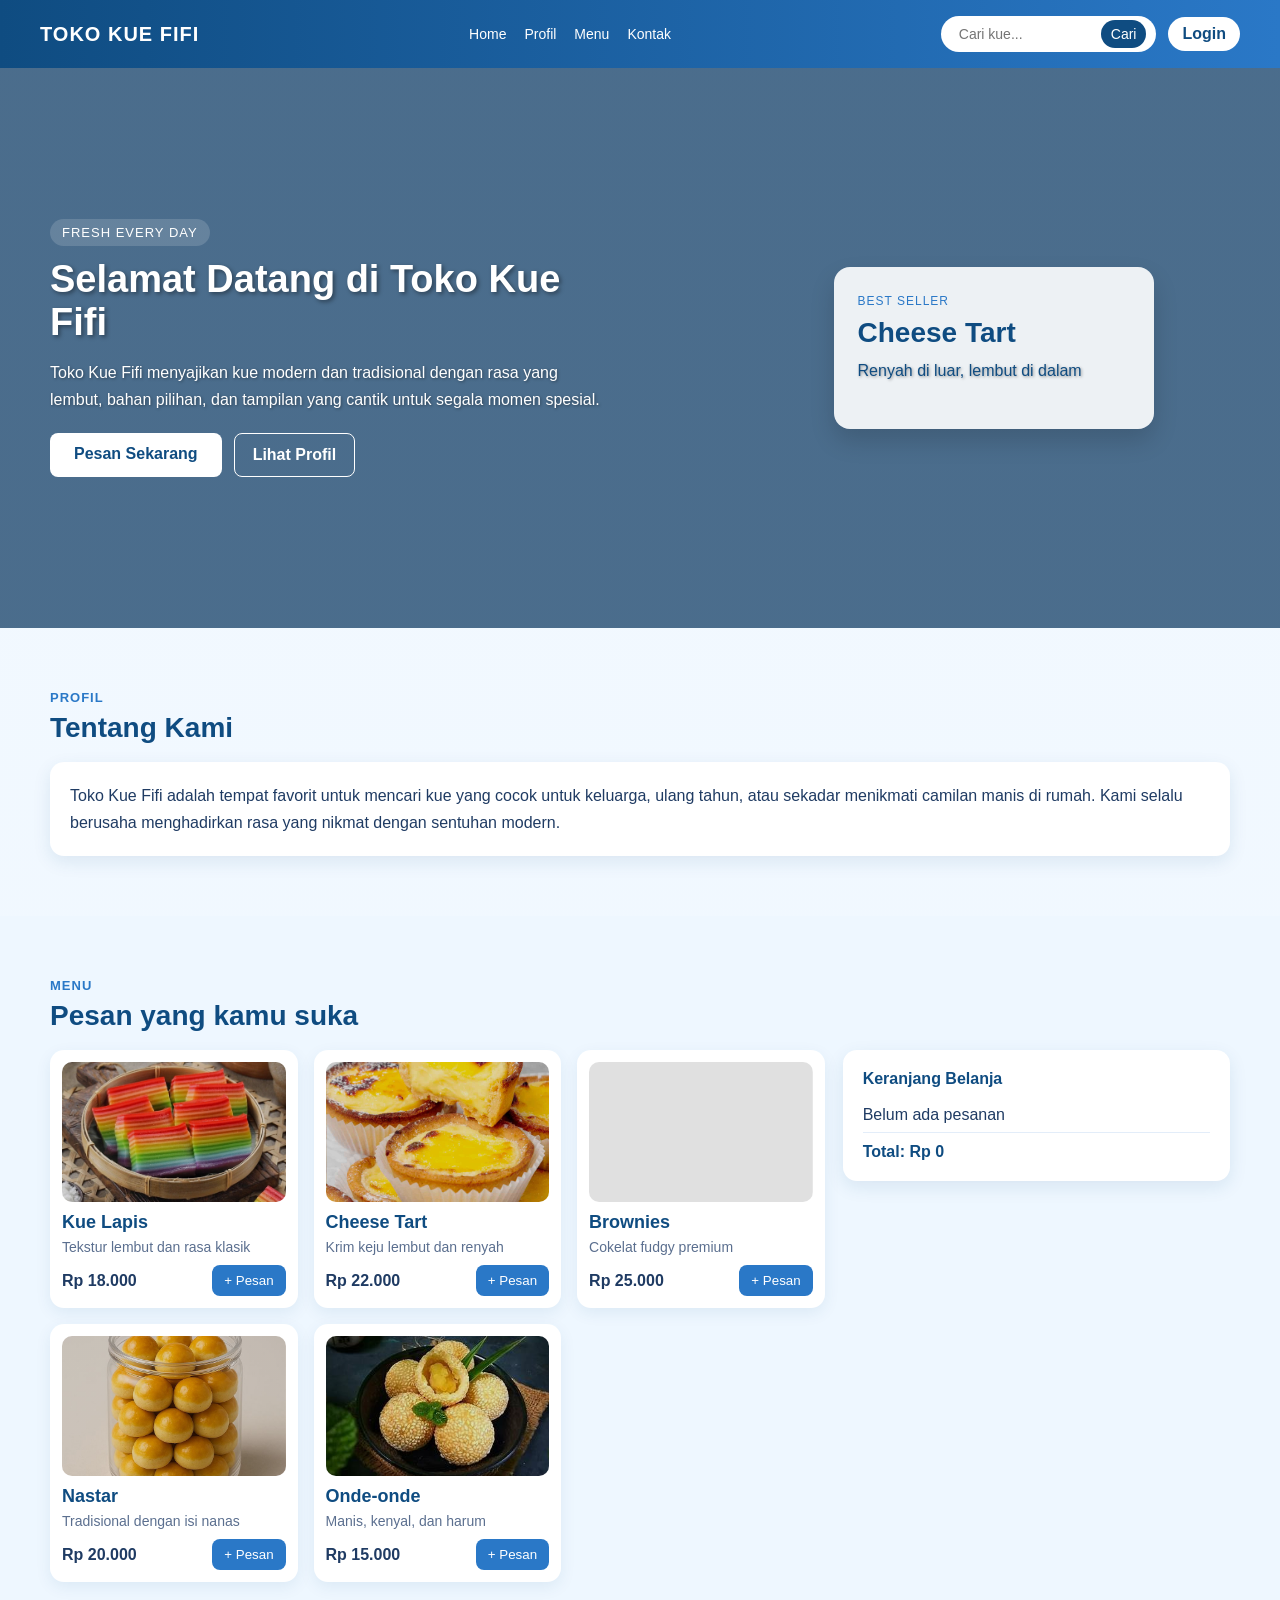
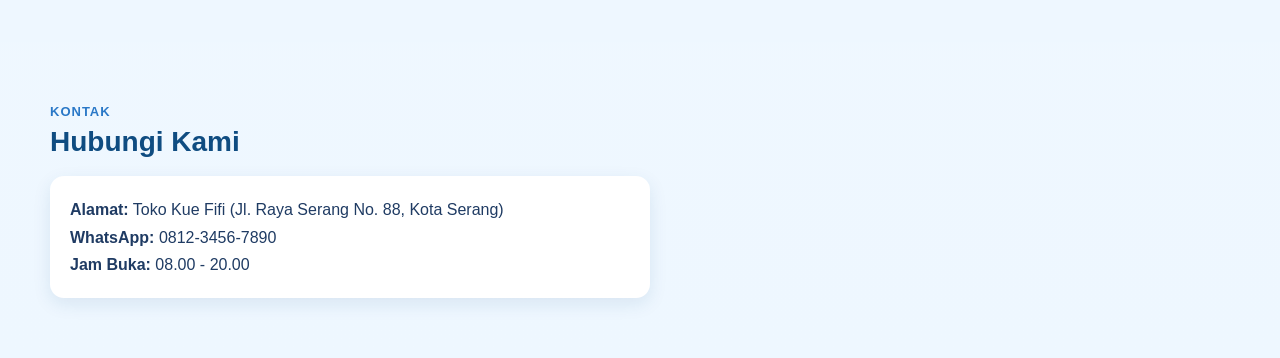
<file: index.html>
<!DOCTYPE html>
<html lang="id">
<head>
    <meta charset="UTF-8">
    <meta name="viewport" content="width=device-width, initial-scale=1.0">
    <title>Toko Kue Fifi</title>
    <link rel="stylesheet" href="tokokuefifi.css">
</head>
<body>
    <header class="navbar">
        <div class="brand">Toko Kue Fifi</div>
        <nav class="nav-links">
            <a href="#home">Home</a>
            <a href="#profil">Profil</a>
            <a href="#menu">Menu</a>
            <a href="#kontak">Kontak</a>
        </nav>
        <div class="navbar-actions">
            <div class="search-box">
                <input type="text" placeholder="Cari kue...">
                <button type="button">Cari</button>
            </div>
            <a href="login.html" class="login-link">Login</a>
        </div>
    </header>

    <section class="hero" id="home">
        <div class="hero-content">
            <div>
                <span class="hero-badge">Fresh Every Day</span>
                <h2>Selamat Datang di Toko Kue Fifi</h2>
                <p>
                    Toko Kue Fifi menyajikan kue modern dan tradisional dengan rasa yang lembut,
                    bahan pilihan, dan tampilan yang cantik untuk segala momen spesial.
                </p>
                <div class="hero-actions">
                    <a href="#menu" class="order-btn">Pesan Sekarang</a>
                    <a href="#profil" class="learn-btn">Lihat Profil</a>
                </div>
            </div>
            <div class="hero-panel">
                <div class="hero-panel-box">
                    <span>Best Seller</span>
                    <h3>Cheese Tart</h3>
                    <p>Renyah di luar, lembut di dalam</p>
                </div>
            </div>
        </div>
    </section>

    <section class="content-section" id="profil">
        <div class="section-title">
            <span>Profil</span>
            <h3>Tentang Kami</h3>
        </div>
        <div class="profile-card">
            <p>
                Toko Kue Fifi adalah tempat favorit untuk mencari kue yang cocok untuk keluarga,
                ulang tahun, atau sekadar menikmati camilan manis di rumah. Kami selalu berusaha
                menghadirkan rasa yang nikmat dengan sentuhan modern.
            </p>
        </div>
    </section>

    <section class="content-section menu-section" id="menu">
        <div class="section-title">
            <span>Menu</span>
            <h3>Pesan yang kamu suka</h3>
        </div>

        <div class="menu-layout">
            <div class="menu-grid">
                <div class="product-card">
                    <div class="product-image lapis"></div>
                    <h4>Kue Lapis</h4>
                    <p>Tekstur lembut dan rasa klasik</p>
                    <div class="product-footer">
                        <strong>Rp 18.000</strong>
                        <button class="add-btn" onclick="addToCart('Kue Lapis', 18000)">+ Pesan</button>
                    </div>
                </div>

                <div class="product-card">
                    <div class="product-image tart"></div>
                    <h4>Cheese Tart</h4>
                    <p>Krim keju lembut dan renyah</p>
                    <div class="product-footer">
                        <strong>Rp 22.000</strong>
                        <button class="add-btn" onclick="addToCart('Cheese Tart', 22000)">+ Pesan</button>
                    </div>
                </div>

                <div class="product-card">
                    <div class="product-image brownies"></div>
                    <h4>Brownies</h4>
                    <p>Cokelat fudgy premium</p>
                    <div class="product-footer">
                        <strong>Rp 25.000</strong>
                        <button class="add-btn" onclick="addToCart('Brownies', 25000)">+ Pesan</button>
                    </div>
                </div>

                <div class="product-card">
                    <div class="product-image nastar"></div>
                    <h4>Nastar</h4>
                    <p>Tradisional dengan isi nanas</p>
                    <div class="product-footer">
                        <strong>Rp 20.000</strong>
                        <button class="add-btn" onclick="addToCart('Nastar', 20000)">+ Pesan</button>
                    </div>
                </div>

                <div class="product-card">
                    <div class="product-image onde"></div>
                    <h4>Onde-onde</h4>
                    <p>Manis, kenyal, dan harum</p>
                    <div class="product-footer">
                        <strong>Rp 15.000</strong>
                        <button class="add-btn" onclick="addToCart('Onde-onde', 15000)">+ Pesan</button>
                    </div>
                </div>
            </div>

            <aside class="cart-panel">
                <h4>Keranjang Belanja</h4>
                <ul id="cartList">
                    <li>Belum ada pesanan</li>
                </ul>
                <div class="cart-total">
                    Total: <span id="cartTotal">Rp 0</span>
                </div>
            </aside>
        </div>
    </section>

    <section class="content-section" id="kontak">
        <div class="section-title">
            <span>Kontak</span>
            <h3>Hubungi Kami</h3>
        </div>
        <div class="profile-card contact-card">
            <p><strong>Alamat:</strong> Toko Kue Fifi (Jl. Raya Serang No. 88, Kota Serang)</p>
            <p><strong>WhatsApp:</strong> 0812-3456-7890</p>
            <p><strong>Jam Buka:</strong> 08.00 - 20.00</p>
        </div>
    </section>

    <script>
        const cart = [];
        const cartList = document.getElementById('cartList');
        const cartTotal = document.getElementById('cartTotal');

        function addToCart(name, price) {
            cart.push({ name, price });
            renderCart();
        }

        function renderCart() {
            if (cart.length === 0) {
                cartList.innerHTML = '<li>Belum ada pesanan</li>';
                cartTotal.textContent = 'Rp 0';
                return;
            }

            cartList.innerHTML = '';
            let total = 0;
            cart.forEach((item) => {
                total += item.price;
                const li = document.createElement('li');
                li.textContent = `${item.name} - Rp ${item.price.toLocaleString('id-ID')}`;
                cartList.appendChild(li);
            });
            cartTotal.textContent = `Rp ${total.toLocaleString('id-ID')}`;
        }
    </script>
</body>
</html>
</file>
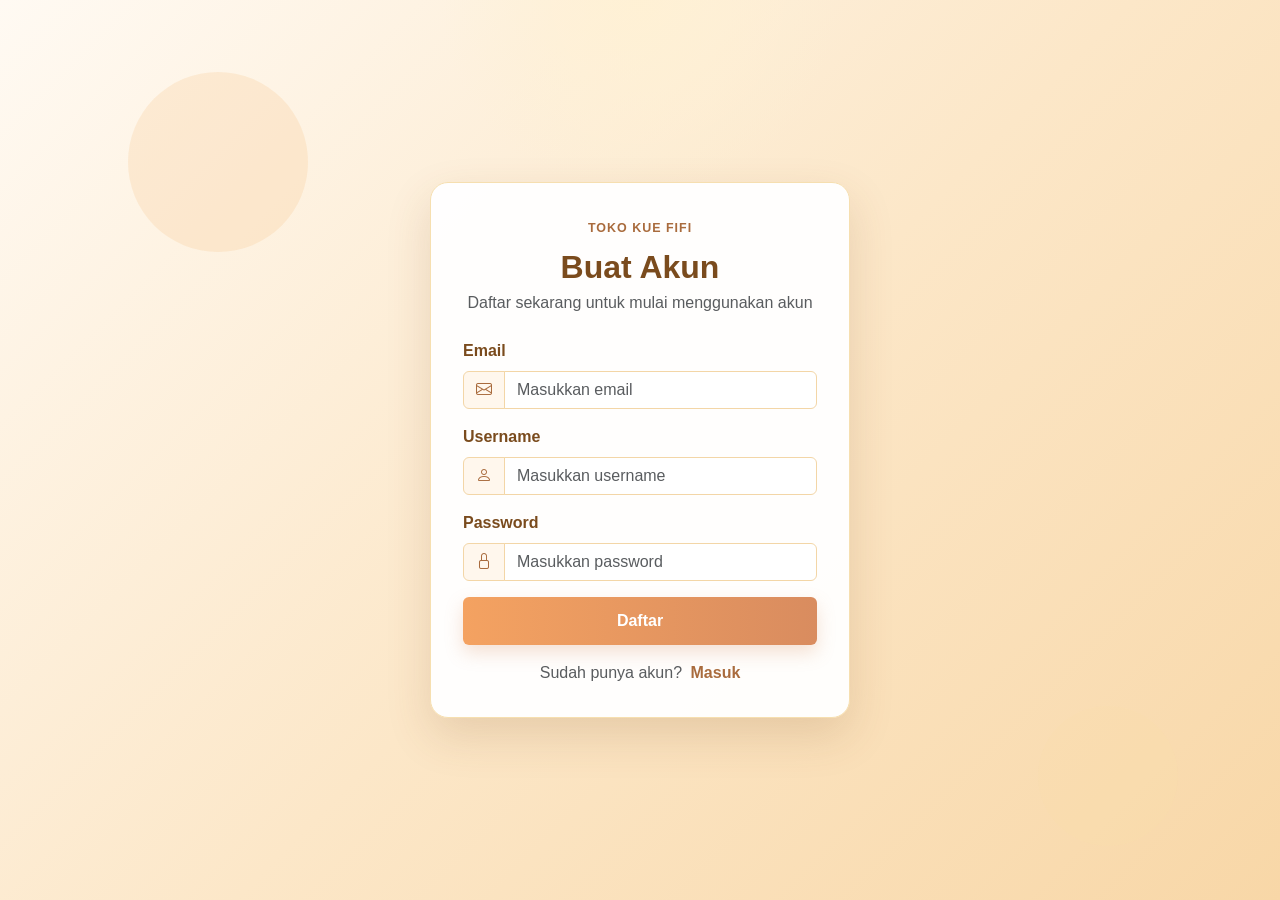
<file: crakun.html>
<!DOCTYPE html>
<html lang="id">
  <head>
    <meta charset="UTF-8" />
    <meta name="viewport" content="width=device-width, initial-scale=1.0" />
    <title>Buat Akun</title>
    <link
      href="vendor/bootstrap/css/bootstrap.min.css"
      rel="stylesheet"
    />
    <link
      href="vendor/bootstrap-icons/bootstrap-icons.css"
      rel="stylesheet"
    />
    <link href="css/style.css" rel="stylesheet" />
  </head>
  <body class="login-page">
    <div class="login-container">
      <div class="login-card">
        <div class="text-center mb-4">
          <span class="auth-brand">Toko Kue Fifi</span>
          <h2 class="fw-bold mb-1">Buat Akun</h2>
          <p class="text-muted mb-0">Daftar sekarang untuk mulai menggunakan akun</p>
        </div>

        <form id="registerForm">
          <div class="mb-3">
            <label for="email" class="form-label">Email</label>
            <div class="input-group">
              <span class="input-group-text">
                <i class="bi bi-envelope"></i>
              </span>
              <input
                type="email"
                class="form-control"
                id="email"
                placeholder="Masukkan email"
              />
            </div>
          </div>

          <div class="mb-3">
            <label for="registerUsername" class="form-label">Username</label>
            <div class="input-group">
              <span class="input-group-text">
                <i class="bi bi-person"></i>
              </span>
              <input
                type="text"
                class="form-control"
                id="registerUsername"
                placeholder="Masukkan username"
              />
            </div>
          </div>

          <div class="mb-3">
            <label for="registerPassword" class="form-label">Password</label>
            <div class="input-group">
              <span class="input-group-text">
                <i class="bi bi-lock"></i>
              </span>
              <input
                type="password"
                class="form-control"
                id="registerPassword"
                placeholder="Masukkan password"
              />
            </div>
          </div>

          <button type="submit" class="btn btn-primary w-100 mb-3">Daftar</button>

          <div class="text-center">
            <span class="text-muted">Sudah punya akun?</span>
            <a href="index.html" class="ms-1 create-account">Masuk</a>
          </div>
        </form>
      </div>
    </div>

    <div class="modal fade" id="registerModal" tabindex="-1" aria-hidden="true">
      <div class="modal-dialog modal-dialog-centered">
        <div class="modal-content">
          <div class="modal-header">
            <h5 class="modal-title">Informasi</h5>
            <button type="button" class="btn-close" data-bs-dismiss="modal"></button>
          </div>
          <div class="modal-body" id="registerMessage"></div>
          <div class="modal-footer">
            <button type="button" class="btn btn-primary" data-bs-dismiss="modal">OK</button>
          </div>
        </div>
      </div>
    </div>

    <script src="vendor/bootstrap/js/bootstrap.bundle.min.js"></script>
    <script>
      const registerForm = document.getElementById('registerForm');
      const registerModal = new bootstrap.Modal(document.getElementById('registerModal'));
      const registerMessage = document.getElementById('registerMessage');

      registerForm.addEventListener('submit', function (e) {
        e.preventDefault();

        const email = document.getElementById('email').value.trim();
        const username = document.getElementById('registerUsername').value.trim();
        const password = document.getElementById('registerPassword').value;

        if (!email || !username || !password) {
          registerMessage.textContent = 'Semua data wajib diisi.';
          registerModal.show();
          return;
        }

        const users = JSON.parse(localStorage.getItem('fakeUsers') || '[]');
        const exists = users.some((item) => item.username === username || item.email === email);

        if (exists) {
          registerMessage.textContent = 'Username atau email sudah terdaftar.';
          registerModal.show();
          return;
        }

        users.push({ email, username, password });
        localStorage.setItem('fakeUsers', JSON.stringify(users));
        registerMessage.textContent = 'Selamat! Akun berhasil dibuat.';
        registerForm.reset();
        registerModal.show();
      });
    </script>
  </body>
</html>
</file>
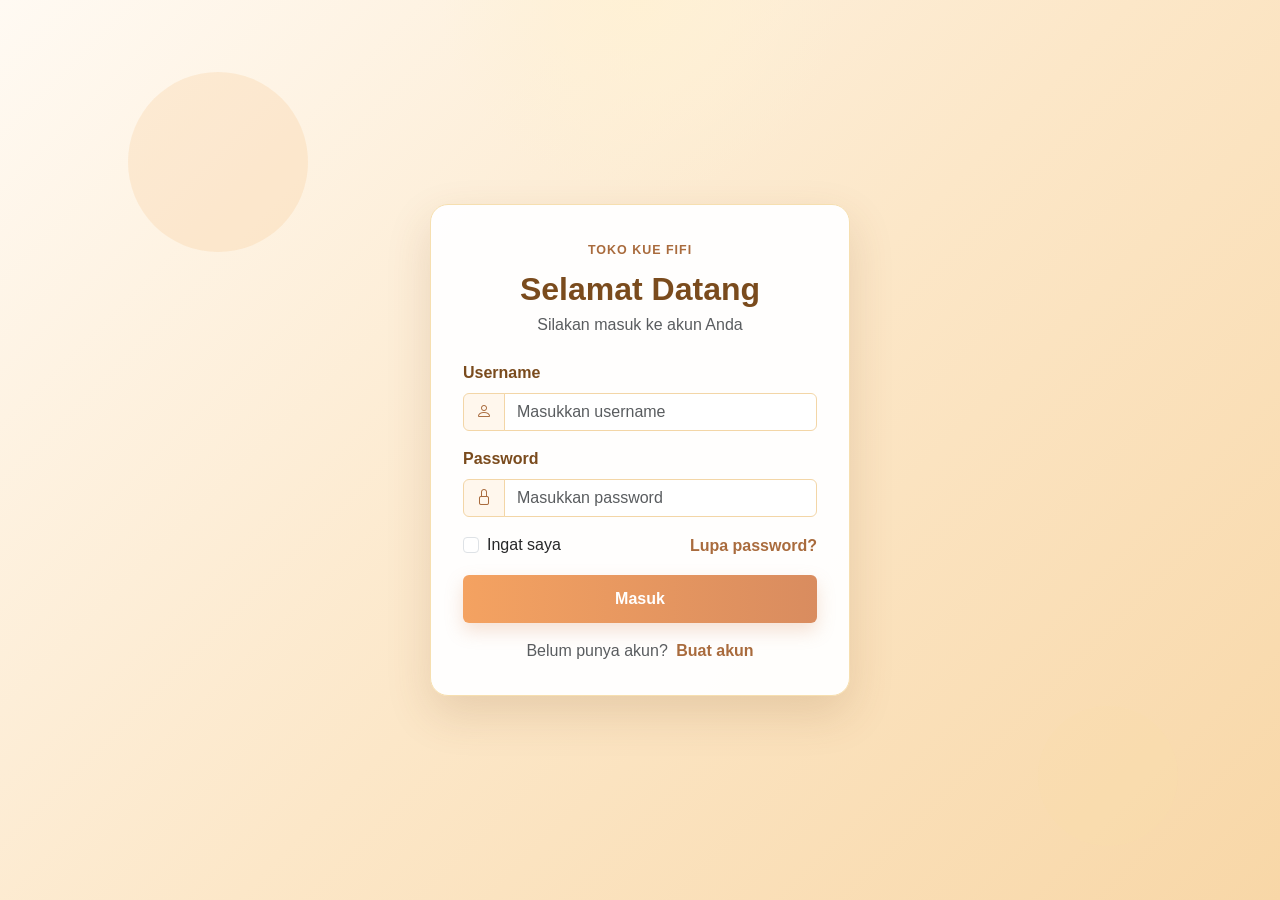
<file: login.html>
<!DOCTYPE html>
<html lang="id">
  <head>
    <meta charset="UTF-8" />
    <meta name="viewport" content="width=device-width, initial-scale=1.0" />
    <title>Login</title>
    <link href="vendor/bootstrap/css/bootstrap.min.css" rel="stylesheet" />
    <link href="vendor/bootstrap-icons/bootstrap-icons.css" rel="stylesheet" />
    <link href="css/style.css" rel="stylesheet" />
  </head>
  <body class="login-page">
    <div class="login-container">
      <div class="login-card">
        <div class="text-center mb-4">
          <span class="auth-brand">Toko Kue Fifi</span>
          <h2 class="fw-bold mb-1">Selamat Datang</h2>
          <p class="text-muted mb-0">Silakan masuk ke akun Anda</p>
        </div>

        <form id="loginForm">
          <div class="mb-3">
            <label for="username" class="form-label">Username</label>
            <div class="input-group">
              <span class="input-group-text">
                <i class="bi bi-person"></i>
              </span>
              <input
                type="text"
                class="form-control"
                id="username"
                placeholder="Masukkan username"
              />
            </div>
          </div>

          <div class="mb-3">
            <label for="password" class="form-label">Password</label>
            <div class="input-group">
              <span class="input-group-text">
                <i class="bi bi-lock"></i>
              </span>
              <input
                type="password"
                class="form-control"
                id="password"
                placeholder="Masukkan password"
              />
            </div>
          </div>

          <div class="d-flex justify-content-between align-items-center mb-3">
            <div class="form-check">
              <input class="form-check-input" type="checkbox" id="rememberMe" />
              <label class="form-check-label" for="rememberMe">Ingat saya</label>
            </div>
            <a href="lpw.html" class="forgot-link">Lupa password?</a>
          </div>

          <button type="submit" class="btn btn-primary w-100 mb-3">Masuk</button>

          <div class="text-center">
            <span class="text-muted">Belum punya akun?</span>
            <a href="crakun.html" class="ms-1 create-account">Buat akun</a>
          </div>
        </form>
      </div>
    </div>

    <div class="modal fade" id="loginModal" tabindex="-1" aria-hidden="true">
      <div class="modal-dialog modal-dialog-centered">
        <div class="modal-content">
          <div class="modal-header">
            <h5 class="modal-title">Informasi</h5>
            <button type="button" class="btn-close" data-bs-dismiss="modal"></button>
          </div>
          <div class="modal-body" id="loginMessage"></div>
          <div class="modal-footer">
            <button type="button" class="btn btn-primary" data-bs-dismiss="modal">OK</button>
          </div>
        </div>
      </div>
    </div>

    <script src="vendor/bootstrap/js/bootstrap.bundle.min.js"></script>
    <script>
      const loginForm = document.getElementById('loginForm');
      const loginModal = new bootstrap.Modal(document.getElementById('loginModal'));
      const loginMessage = document.getElementById('loginMessage');

      loginForm.addEventListener('submit', function (e) {
        e.preventDefault();

        const username = document.getElementById('username').value.trim();
        const password = document.getElementById('password').value;

        if (!username || !password) {
          loginMessage.textContent = 'Username dan password wajib diisi.';
          loginModal.show();
          return;
        }

        const users = JSON.parse(localStorage.getItem('fakeUsers') || '[]');
        const user = users.find(
          (item) => item.username === username && item.password === password
        );

        if (user) {
          localStorage.setItem('loggedInUser', username);
          loginMessage.textContent = 'Login berhasil! Selamat datang kembali.';
          loginModal.show();

          const modalElement = document.getElementById('loginModal');
          modalElement.addEventListener(
            'hidden.bs.modal',
            function () {
              window.location.href = 'tokokuefifi.html';
            },
            { once: true }
          );
        } else {
          loginMessage.textContent = 'Username atau password salah.';
          loginModal.show();
        }
      });
    </script>
  </body>
</html>
</file>
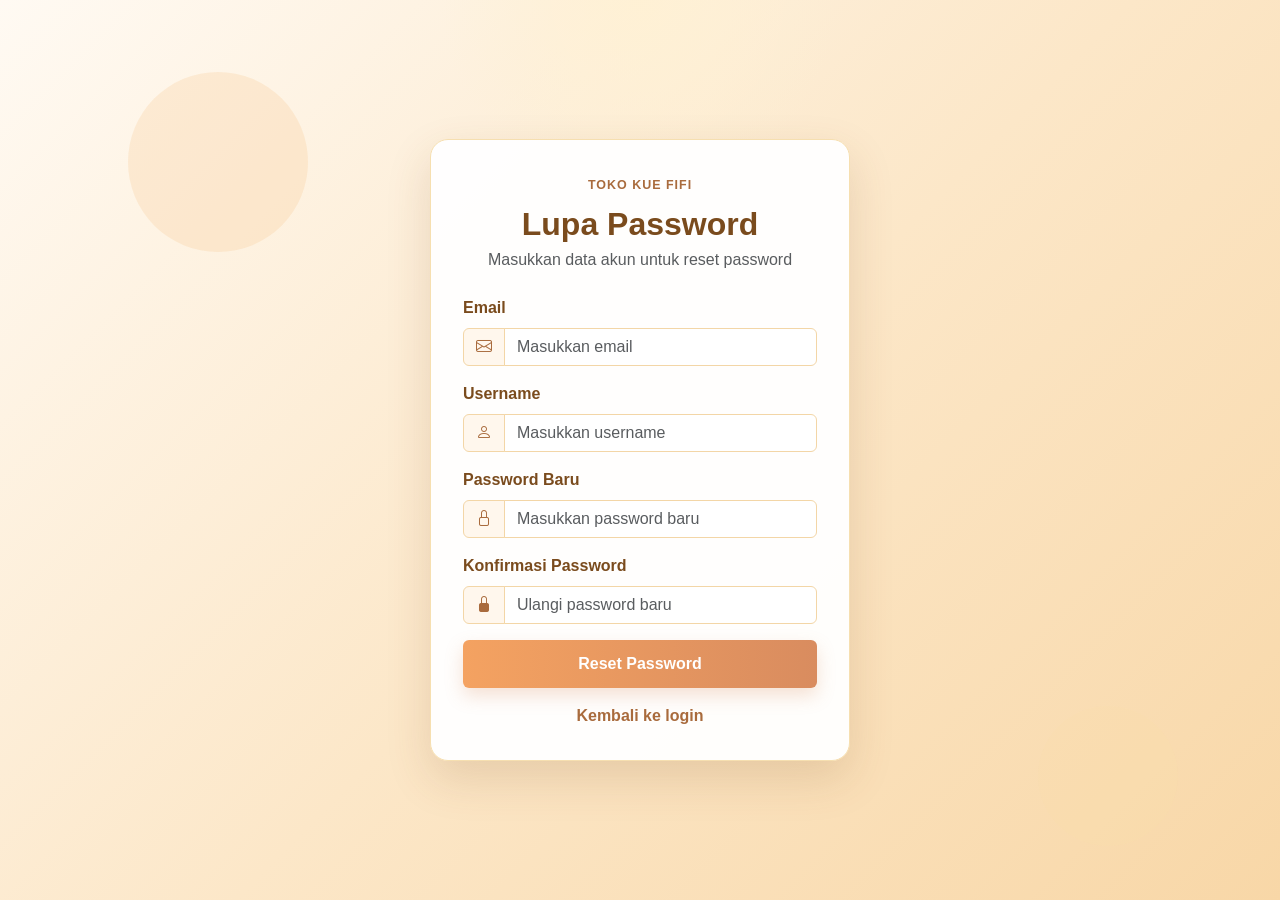
<file: lpw.html>
<!DOCTYPE html>
<html lang="id">
  <head>
    <meta charset="UTF-8" />
    <meta name="viewport" content="width=device-width, initial-scale=1.0" />
    <title>Lupa Password</title>
    <link
      href="vendor/bootstrap/css/bootstrap.min.css"
      rel="stylesheet"
    />
    <link
      href="vendor/bootstrap-icons/bootstrap-icons.css"
      rel="stylesheet"
    />
    <link href="css/style.css" rel="stylesheet" />
  </head>
  <body class="login-page">
    <div class="login-container">
      <div class="login-card">
        <div class="text-center mb-4">
          <span class="auth-brand">Toko Kue Fifi</span>
          <h2 class="fw-bold mb-1">Lupa Password</h2>
          <p class="text-muted mb-0">Masukkan data akun untuk reset password</p>
        </div>

        <form id="forgotForm">
          <div class="mb-3">
            <label for="forgotEmail" class="form-label">Email</label>
            <div class="input-group">
              <span class="input-group-text">
                <i class="bi bi-envelope"></i>
              </span>
              <input
                type="email"
                class="form-control"
                id="forgotEmail"
                placeholder="Masukkan email"
              />
            </div>
          </div>

          <div class="mb-3">
            <label for="forgotUsername" class="form-label">Username</label>
            <div class="input-group">
              <span class="input-group-text">
                <i class="bi bi-person"></i>
              </span>
              <input
                type="text"
                class="form-control"
                id="forgotUsername"
                placeholder="Masukkan username"
              />
            </div>
          </div>

          <div class="mb-3">
            <label for="newPassword" class="form-label">Password Baru</label>
            <div class="input-group">
              <span class="input-group-text">
                <i class="bi bi-lock"></i>
              </span>
              <input
                type="password"
                class="form-control"
                id="newPassword"
                placeholder="Masukkan password baru"
              />
            </div>
          </div>

          <div class="mb-3">
            <label for="confirmPassword" class="form-label">Konfirmasi Password</label>
            <div class="input-group">
              <span class="input-group-text">
                <i class="bi bi-lock-fill"></i>
              </span>
              <input
                type="password"
                class="form-control"
                id="confirmPassword"
                placeholder="Ulangi password baru"
              />
            </div>
          </div>

          <button type="submit" class="btn btn-primary w-100 mb-3">Reset Password</button>

          <div class="text-center">
            <a href="index.html" class="create-account">Kembali ke login</a>
          </div>
        </form>
      </div>
    </div>

    <div class="modal fade" id="forgotModal" tabindex="-1" aria-hidden="true">
      <div class="modal-dialog modal-dialog-centered">
        <div class="modal-content">
          <div class="modal-header">
            <h5 class="modal-title">Informasi</h5>
            <button type="button" class="btn-close" data-bs-dismiss="modal"></button>
          </div>
          <div class="modal-body" id="forgotMessage"></div>
          <div class="modal-footer">
            <button type="button" class="btn btn-primary" data-bs-dismiss="modal">OK</button>
          </div>
        </div>
      </div>
    </div>

    <script src="vendor/bootstrap/js/bootstrap.bundle.min.js"></script>
    <script>
      const forgotForm = document.getElementById('forgotForm');
      const forgotModal = new bootstrap.Modal(document.getElementById('forgotModal'));
      const forgotMessage = document.getElementById('forgotMessage');

      forgotForm.addEventListener('submit', function (e) {
        e.preventDefault();

        const email = document.getElementById('forgotEmail').value.trim();
        const username = document.getElementById('forgotUsername').value.trim();
        const newPassword = document.getElementById('newPassword').value;
        const confirmPassword = document.getElementById('confirmPassword').value;

        if (!email || !username || !newPassword || !confirmPassword) {
          forgotMessage.textContent = 'Semua data wajib diisi.';
          forgotModal.show();
          return;
        }

        if (newPassword !== confirmPassword) {
          forgotMessage.textContent = 'Konfirmasi password tidak cocok.';
          forgotModal.show();
          return;
        }

        const users = JSON.parse(localStorage.getItem('fakeUsers') || '[]');
        const userIndex = users.findIndex(
          (item) => item.email === email && item.username === username
        );

        if (userIndex === -1) {
          forgotMessage.textContent = 'Email atau username tidak ditemukan.';
          forgotModal.show();
          return;
        }

        users[userIndex].password = newPassword;
        localStorage.setItem('fakeUsers', JSON.stringify(users));
        forgotForm.reset();
        forgotMessage.textContent = 'Password berhasil diubah.';
        forgotModal.show();
      });
    </script>
  </body>
</html>
</file>
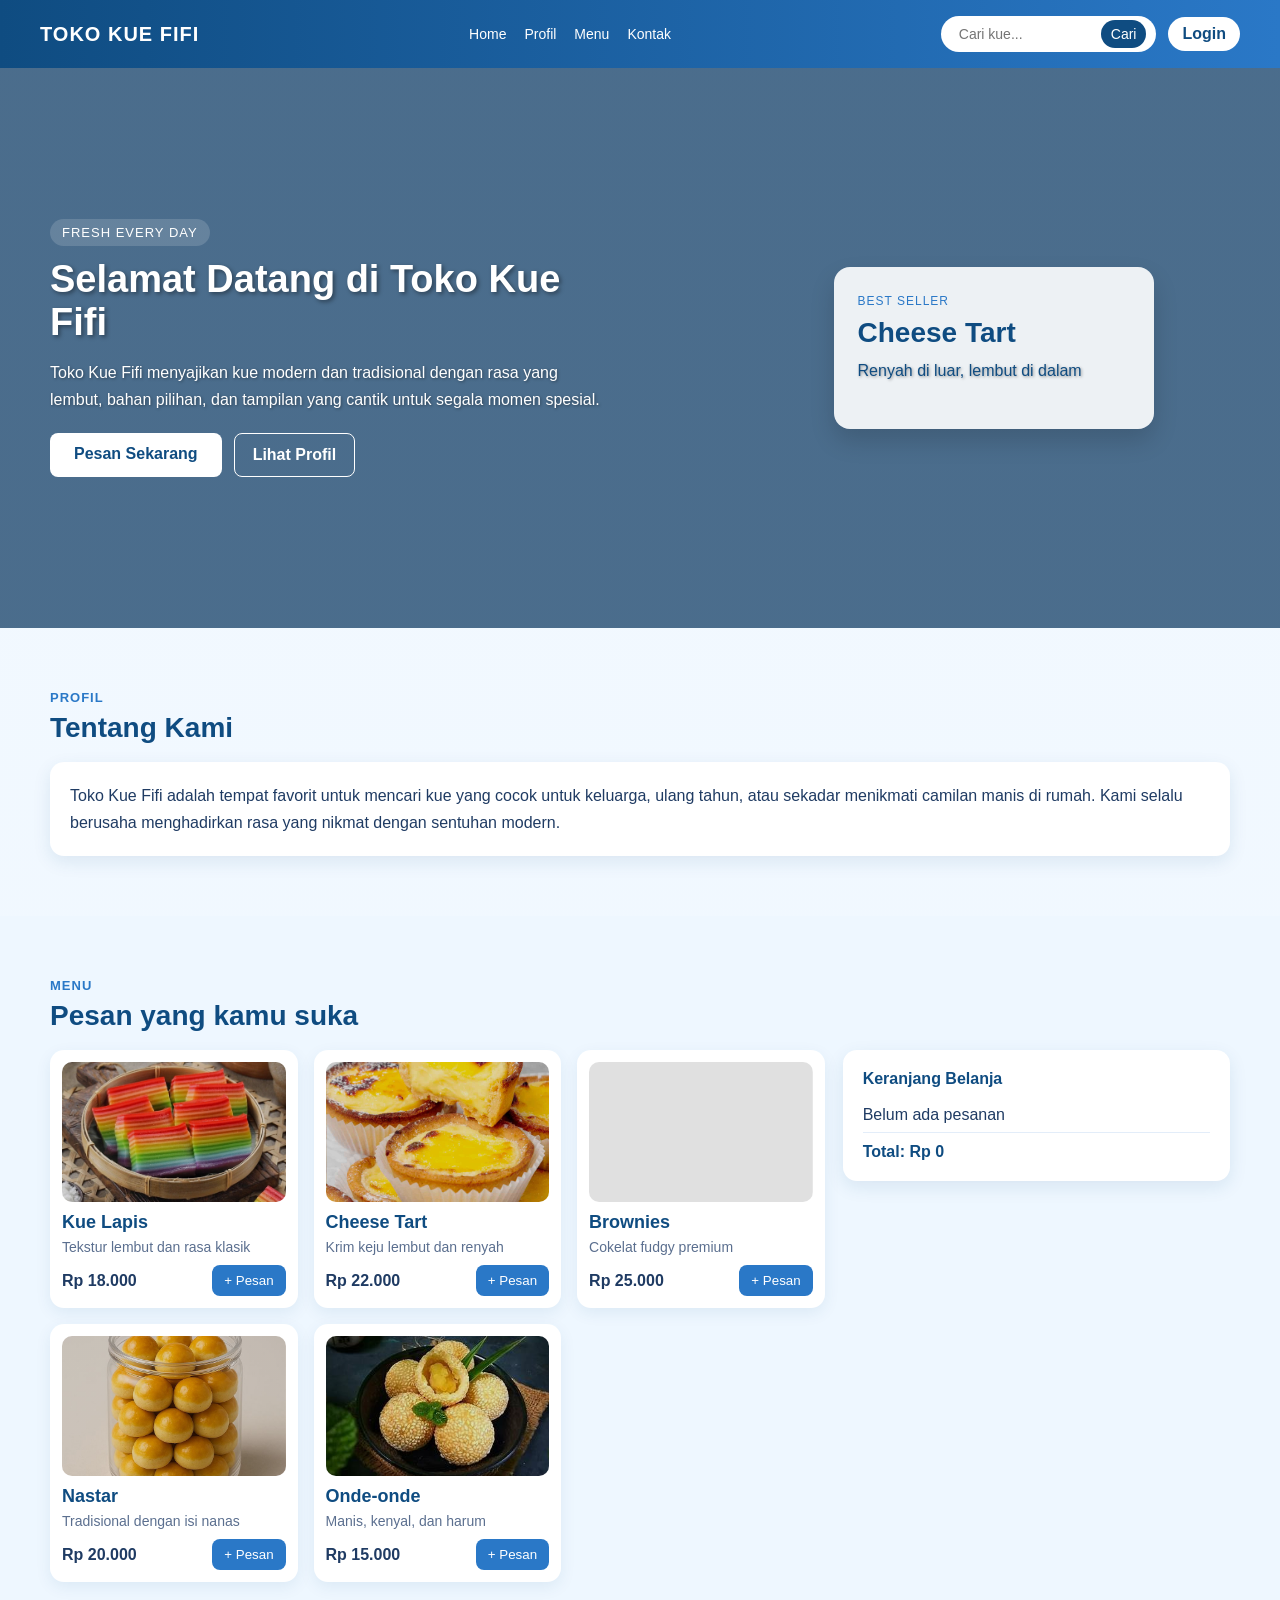
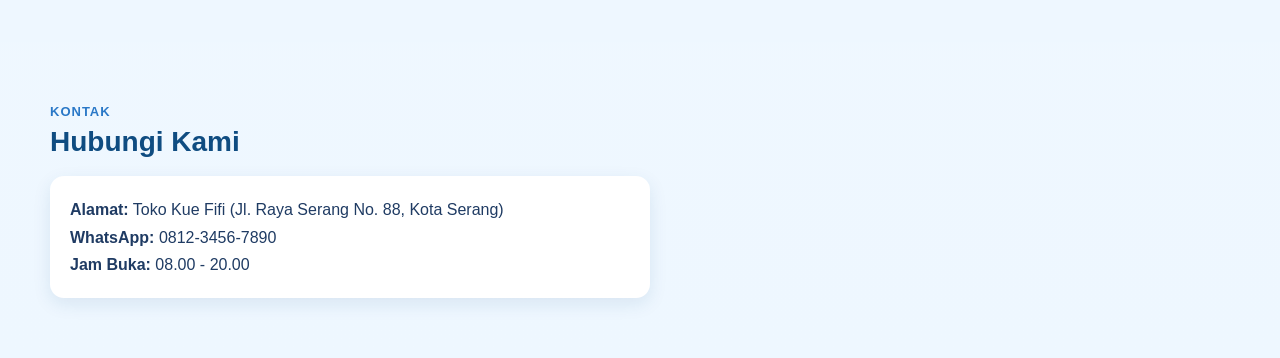
<file: tokokuefifi.html>
<!DOCTYPE html>
<html lang="id">
<head>
    <meta charset="UTF-8">
    <meta name="viewport" content="width=device-width, initial-scale=1.0">
    <title>Toko Kue Fifi</title>
    <link rel="stylesheet" href="tokokuefifi.css">
</head>
<body>
    <header class="navbar">
        <div class="brand">Toko Kue Fifi</div>
        <nav class="nav-links">
            <a href="#home">Home</a>
            <a href="#profil">Profil</a>
            <a href="#menu">Menu</a>
            <a href="#kontak">Kontak</a>
        </nav>
        <div class="navbar-actions">
            <div class="search-box">
                <input type="text" placeholder="Cari kue...">
                <button type="button">Cari</button>
            </div>
            <a href="login.html" class="login-link">Login</a>
        </div>
    </header>

    <section class="hero" id="home">
        <div class="hero-content">
            <div>
                <span class="hero-badge">Fresh Every Day</span>
                <h2>Selamat Datang di Toko Kue Fifi</h2>
                <p>
                    Toko Kue Fifi menyajikan kue modern dan tradisional dengan rasa yang lembut,
                    bahan pilihan, dan tampilan yang cantik untuk segala momen spesial.
                </p>
                <div class="hero-actions">
                    <a href="#menu" class="order-btn">Pesan Sekarang</a>
                    <a href="#profil" class="learn-btn">Lihat Profil</a>
                </div>
            </div>
            <div class="hero-panel">
                <div class="hero-panel-box">
                    <span>Best Seller</span>
                    <h3>Cheese Tart</h3>
                    <p>Renyah di luar, lembut di dalam</p>
                </div>
            </div>
        </div>
    </section>

    <section class="content-section" id="profil">
        <div class="section-title">
            <span>Profil</span>
            <h3>Tentang Kami</h3>
        </div>
        <div class="profile-card">
            <p>
                Toko Kue Fifi adalah tempat favorit untuk mencari kue yang cocok untuk keluarga,
                ulang tahun, atau sekadar menikmati camilan manis di rumah. Kami selalu berusaha
                menghadirkan rasa yang nikmat dengan sentuhan modern.
            </p>
        </div>
    </section>

    <section class="content-section menu-section" id="menu">
        <div class="section-title">
            <span>Menu</span>
            <h3>Pesan yang kamu suka</h3>
        </div>

        <div class="menu-layout">
            <div class="menu-grid">
                <div class="product-card">
                    <div class="product-image lapis"></div>
                    <h4>Kue Lapis</h4>
                    <p>Tekstur lembut dan rasa klasik</p>
                    <div class="product-footer">
                        <strong>Rp 18.000</strong>
                        <button class="add-btn" onclick="addToCart('Kue Lapis', 18000)">+ Pesan</button>
                    </div>
                </div>

                <div class="product-card">
                    <div class="product-image tart"></div>
                    <h4>Cheese Tart</h4>
                    <p>Krim keju lembut dan renyah</p>
                    <div class="product-footer">
                        <strong>Rp 22.000</strong>
                        <button class="add-btn" onclick="addToCart('Cheese Tart', 22000)">+ Pesan</button>
                    </div>
                </div>

                <div class="product-card">
                    <div class="product-image brownies"></div>
                    <h4>Brownies</h4>
                    <p>Cokelat fudgy premium</p>
                    <div class="product-footer">
                        <strong>Rp 25.000</strong>
                        <button class="add-btn" onclick="addToCart('Brownies', 25000)">+ Pesan</button>
                    </div>
                </div>

                <div class="product-card">
                    <div class="product-image nastar"></div>
                    <h4>Nastar</h4>
                    <p>Tradisional dengan isi nanas</p>
                    <div class="product-footer">
                        <strong>Rp 20.000</strong>
                        <button class="add-btn" onclick="addToCart('Nastar', 20000)">+ Pesan</button>
                    </div>
                </div>

                <div class="product-card">
                    <div class="product-image onde"></div>
                    <h4>Onde-onde</h4>
                    <p>Manis, kenyal, dan harum</p>
                    <div class="product-footer">
                        <strong>Rp 15.000</strong>
                        <button class="add-btn" onclick="addToCart('Onde-onde', 15000)">+ Pesan</button>
                    </div>
                </div>
            </div>

            <aside class="cart-panel">
                <h4>Keranjang Belanja</h4>
                <ul id="cartList">
                    <li>Belum ada pesanan</li>
                </ul>
                <div class="cart-total">
                    Total: <span id="cartTotal">Rp 0</span>
                </div>
            </aside>
        </div>
    </section>

    <section class="content-section" id="kontak">
        <div class="section-title">
            <span>Kontak</span>
            <h3>Hubungi Kami</h3>
        </div>
        <div class="profile-card contact-card">
            <p><strong>Alamat:</strong> Toko Kue Fifi (Jl. Raya Serang No. 88, Kota Serang)</p>
            <p><strong>WhatsApp:</strong> 0812-3456-7890</p>
            <p><strong>Jam Buka:</strong> 08.00 - 20.00</p>
        </div>
    </section>

    <script>
        const cart = [];
        const cartList = document.getElementById('cartList');
        const cartTotal = document.getElementById('cartTotal');

        function addToCart(name, price) {
            cart.push({ name, price });
            renderCart();
        }

        function renderCart() {
            if (cart.length === 0) {
                cartList.innerHTML = '<li>Belum ada pesanan</li>';
                cartTotal.textContent = 'Rp 0';
                return;
            }

            cartList.innerHTML = '';
            let total = 0;
            cart.forEach((item) => {
                total += item.price;
                const li = document.createElement('li');
                li.textContent = `${item.name} - Rp ${item.price.toLocaleString('id-ID')}`;
                cartList.appendChild(li);
            });
            cartTotal.textContent = `Rp ${total.toLocaleString('id-ID')}`;
        }
    </script>
</body>
</html>
</file>
<file: tokokuefifi.css>
* {
    margin: 0;
    padding: 0;
    box-sizing: border-box;
}

html {
    scroll-behavior: smooth;
}

body {
    font-family: Arial, sans-serif;
    background: linear-gradient(to bottom, #f3f9ff, #eef7ff);
    color: #1f3b63;
}

.navbar {
    display: flex;
    justify-content: space-between;
    align-items: center;
    padding: 16px 40px;
    background: linear-gradient(90deg, #0f4c81, #2a78c7);
    color: #ffffff;
    position: sticky;
    top: 0;
    z-index: 1000;
}

.navbar .brand {
    font-size: 20px;
    font-weight: bold;
    letter-spacing: 1px;
    text-transform: uppercase;
}

.navbar .nav-links {
    display: flex;
    gap: 18px;
    align-items: center;
}

.navbar .nav-links a {
    color: #ffffff;
    text-decoration: none;
    font-size: 14px;
    transition: 0.3s;
}

.navbar .nav-links a:hover {
    text-decoration: underline;
}

.navbar-actions {
    display: flex;
    align-items: center;
    gap: 12px;
}

.navbar .search-box {
    display: flex;
    align-items: center;
    background: #ffffff;
    border-radius: 20px;
    padding: 4px 10px;
}

.navbar .search-box input {
    border: none;
    outline: none;
    font-size: 14px;
    padding: 6px 8px;
    border-radius: 20px;
    width: 150px;
}

.navbar .search-box button {
    border: none;
    background: #0f4c81;
    color: #ffffff;
    padding: 6px 10px;
    border-radius: 16px;
    cursor: pointer;
    font-size: 14px;
    transition: 0.3s;
}

.navbar .search-box button:hover {
    background: #0a3760;
}

.navbar .login-link {
    color: #0f4c81;
    background: #ffffff;
    text-decoration: none;
    padding: 8px 14px;
    border-radius: 999px;
    font-weight: bold;
    transition: 0.3s;
}

.navbar .login-link:hover {
    background: #dbeafe;
}

.hero {
    background: linear-gradient(rgba(10, 55, 96, 0.72), rgba(10, 55, 96, 0.72)),
        url('https://images.unsplash.com/photo-1483695028939-5bb13f8648b0?auto=format&fit=crop&w=1200&q=80') center/cover no-repeat;
    color: #ffffff;
    width: 100%;
    min-height: 560px;
    display: flex;
    align-items: center;
    padding: 40px 50px;
}

.hero-content {
    width: 100%;
    max-width: 1200px;
    margin: 0 auto;
    display: grid;
    grid-template-columns: 1.3fr 0.9fr;
    gap: 24px;
    align-items: center;
}

.hero-badge {
    display: inline-block;
    background: rgba(255, 255, 255, 0.15);
    padding: 6px 12px;
    border-radius: 999px;
    margin-bottom: 12px;
    font-size: 13px;
    letter-spacing: 1px;
    text-transform: uppercase;
}

.hero h2 {
    font-size: 38px;
    max-width: 520px;
    margin-bottom: 15px;
    text-shadow: 2px 2px 4px rgba(0, 0, 0, 0.4);
}

.hero p {
    font-size: 16px;
    line-height: 1.7;
    max-width: 560px;
    margin-bottom: 20px;
    text-shadow: 1px 1px 3px rgba(0, 0, 0, 0.4);
}

.hero-actions {
    display: flex;
    gap: 12px;
}

.hero .order-btn,
.hero .learn-btn {
    display: inline-block;
    text-decoration: none;
    border-radius: 8px;
    font-weight: bold;
    font-size: 16px;
    cursor: pointer;
    transition: 0.3s;
    width: fit-content;
}

.hero .order-btn {
    background: #ffffff;
    color: #0f4c81;
    padding: 12px 24px;
}

.hero .learn-btn {
    background: transparent;
    color: #ffffff;
    border: 1px solid #ffffff;
    padding: 12px 18px;
}

.hero .order-btn:hover {
    background: #dbeafe;
    transform: translateY(-1px);
}

.hero .learn-btn:hover {
    background: rgba(255, 255, 255, 0.1);
}

.hero-panel {
    display: flex;
    justify-content: center;
}

.hero-panel-box {
    background: rgba(255, 255, 255, 0.9);
    color: #0f4c81;
    border-radius: 16px;
    padding: 24px;
    width: min(100%, 320px);
    box-shadow: 0 12px 25px rgba(0, 0, 0, 0.15);
}

.hero-panel-box span {
    font-size: 12px;
    text-transform: uppercase;
    letter-spacing: 1px;
    color: #2a78c7;
}

.hero-panel-box h3 {
    font-size: 28px;
    margin: 8px 0;
}

.content-section {
    padding: 60px 50px;
}

.section-title {
    margin-bottom: 18px;
}

.section-title span {
    color: #2a78c7;
    font-size: 13px;
    font-weight: bold;
    text-transform: uppercase;
    letter-spacing: 1px;
}

.section-title h3 {
    font-size: 28px;
    margin-top: 6px;
    color: #0f4c81;
}

.profile-card,
.cart-panel {
    background: #fff;
    border-radius: 14px;
    padding: 20px;
    box-shadow: 0 6px 18px rgba(15, 76, 129, 0.1);
}

.profile-card p {
    line-height: 1.7;
}

.menu-section {
    background: #eef7ff;
}

.menu-layout {
    display: grid;
    grid-template-columns: 2fr 1fr;
    gap: 18px;
    align-items: start;
}

.menu-grid {
    display: grid;
    grid-template-columns: repeat(auto-fit, minmax(220px, 1fr));
    gap: 16px;
}

.product-card {
    background: #fff;
    border-radius: 14px;
    padding: 12px;
    box-shadow: 0 5px 16px rgba(15, 76, 129, 0.08);
}

.product-image {
    height: 140px;
    border-radius: 10px;
    margin-bottom: 10px;
    background-size: cover;
    background-position: center;
}

.lapis { background-image: linear-gradient(rgba(0,0,0,0.12), rgba(0,0,0,0.12)), url('kuelapis.jpg'); }
.tart { background-image: linear-gradient(rgba(0,0,0,0.12), rgba(0,0,0,0.12)), url('tar.jpg'); }
.brownies { background-image: linear-gradient(rgba(0,0,0,0.12), rgba(0,0,0,0.12)), url('https://images.unsplash.com/photo-1606313564200-e75d5e30476c?auto=format&fit=crop&w=800&q=80'); }
.nastar { background-image: linear-gradient(rgba(0,0,0,0.12), rgba(0,0,0,0.12)), url('nastar.jpg'); }
.onde { background-image: linear-gradient(rgba(0,0,0,0.12), rgba(0,0,0,0.12)), url('onde.jpg'); }

.product-card h4 {
    font-size: 18px;
    margin-bottom: 6px;
    color: #0f4c81;
}

.product-card p {
    font-size: 14px;
    color: #5b6f8f;
    margin-bottom: 10px;
}

.product-footer {
    display: flex;
    justify-content: space-between;
    align-items: center;
}

.add-btn {
    background: #2a78c7;
    color: #fff;
    border: none;
    padding: 8px 12px;
    border-radius: 8px;
    cursor: pointer;
}

.cart-panel {
    position: sticky;
    top: 90px;
}

.cart-panel h4 {
    margin-bottom: 10px;
    color: #0f4c81;
}

.cart-panel ul {
    list-style: none;
    padding: 0;
    margin: 0;
}

.cart-panel li {
    padding: 8px 0;
    border-bottom: 1px solid #e3edf9;
}

.cart-total {
    margin-top: 10px;
    font-weight: bold;
    color: #0f4c81;
}

.contact-card {
    max-width: 600px;
}
</file>
<file: css/style.css>
/**
* Template Name: MyResume
* Updated: Sep 18 2023 with Bootstrap v5.3.2
* Template URL: https://bootstrapmade.com/free-html-bootstrap-template-my-resume/
* Author: BootstrapMade.com
* License: https://bootstrapmade.com/license/
*/

/*--------------------------------------------------------------
# General
--------------------------------------------------------------*/
body {
  font-family: "Open Sans", sans-serif;
  color: #272829;
}

.custom-btn {
  width: 130px;
  height: 40px;
  color: #fff;
  border-radius: 5px;
  padding: 10px 35px;
  /* font-family: "Lato", sans-serif; */
  font-weight: 500;
  background: transparent;
  cursor: pointer;
  transition: all 0.3s ease;
  position: relative;
  display: inline-block;
  box-shadow: inset 2px 2px 2px 0px rgba(255, 255, 255, 0.5),
    7px 7px 20px 0px rgba(0, 0, 0, 0.1), 4px 4px 5px 0px rgba(0, 0, 0, 0.1);
  outline: none;
}
.btn-15 {
  background: #0563bb;
  border: none;
  z-index: 1;
}
.btn-15:after {
  position: absolute;
  content: "";
  width: 0;
  height: 100%;
  top: 0;
  right: 0;
  z-index: -1;
  background-color: rgb(134, 179, 213);
  border-radius: 5px;
  box-shadow: inset 2px 2px 2px 0px rgba(255, 255, 255, 0.5),
    7px 7px 20px 0px rgba(0, 0, 0, 0.1), 4px 4px 5px 0px rgba(0, 0, 0, 0.1);
  transition: all 0.3s ease;
}
.btn-15:hover {
  color: #fff;
}
.btn-15:hover:after {
  left: 0;
  width: 100%;
}
.btn-15:active {
  top: 2px;
}

.box {
  top: 10px; /* Mengatur jarak dari atas */
  transform: rotate(50deg);
  right: 10px; /* Mengatur jarak dari kanan */
}

.wave {
  position: absolute;
  opacity: 0.4;
  position: absolute;
  right: 18%;
  background: #0af;
  width: 180px; /* Sesuaikan lebar dengan tampilan mobile */
  height: 180px; /* Sesuaikan tinggi dengan tampilan mobile */
  transform-origin: 100% 0; /* Mengubah titik transform origin ke pojok kanan atas */
  border-radius: 50%; /* Menggunakan nilai 50% agar menjadi lingkaran */
  animation: drift 7000ms infinite linear;
}

@media screen and (max-width: 768px) {
  .wave {
    margin-right: 50px;
    margin-top: 160px;
    right: 50%; /* Sesuaikan nilai right untuk tampilan mobile */
    width: 100px; /* Sesuaikan lebar dengan tampilan mobile */
    height: 100px; /* Sesuaikan tinggi dengan tampilan mobile */
  }
}

.wave.-three {
  animation: drift 7500ms infinite linear;
  position: fixed;
  background-color: #77daff;
}

.wave.-two {
  animation: drift 3000ms infinite linear;
  opacity: 0.1;
  background: black;
  position: fixed;
}

.box:after {
  content: "";
  display: block;
  left: 0;
  top: 0;
  width: 100%;
  height: 100%;
  z-index: 11;
  transform: translate3d(0, 0, 0);
}

@keyframes drift {
  from {
    transform: rotate(0deg);
  }
  from {
    transform: rotate(360deg);
  }
}

/*LOADING SPACE*/

.contain {
  animation-delay: 4s;
  z-index: 1000;
  position: fixed;
  top: 0;
  left: 0;
  bottom: 0;
  right: 0;
  display: -webkit-box;
  display: -ms-flexbox;
  display: flex;
  -ms-flex-flow: row nowrap;
  flex-flow: row nowrap;
  -webkit-box-pack: center;
  -ms-flex-pack: center;
  justify-content: center;
  -webkit-box-align: center;
  -ms-flex-align: center;
  align-items: center;

  background: #25a7d7;
  background: -webkit-linear-gradient(#25a7d7, #2962ff);
  background: linear-gradient(#25a7d7, #25a7d7);
}

.icon {
  width: 100px;
  height: 100px;
  margin: 0 5px;
}

/*Animation*/
.icon:nth-child(2) img {
  -webkit-animation-delay: 0.2s;
  animation-delay: 0.2s;
}
.icon:nth-child(3) img {
  -webkit-animation-delay: 0.3s;
  animation-delay: 0.3s;
}
.icon:nth-child(4) img {
  -webkit-animation-delay: 0.4s;
  animation-delay: 0.4s;
}

.icon img {
  -webkit-animation: anim 2s ease infinite;
  animation: anim 2s ease infinite;
  -webkit-transform: scale(0, 0) rotateZ(180deg);
  transform: scale(0, 0) rotateZ(180deg);
}

@-webkit-keyframes anim {
  0% {
    -webkit-transform: scale(0, 0) rotateZ(-90deg);
    transform: scale(0, 0) rotateZ(-90deg);
    opacity: 0;
  }
  30% {
    -webkit-transform: scale(1, 1) rotateZ(0deg);
    transform: scale(1, 1) rotateZ(0deg);
    opacity: 1;
  }
  50% {
    -webkit-transform: scale(1, 1) rotateZ(0deg);
    transform: scale(1, 1) rotateZ(0deg);
    opacity: 1;
  }
  80% {
    -webkit-transform: scale(0, 0) rotateZ(90deg);
    transform: scale(0, 0) rotateZ(90deg);
    opacity: 0;
  }
}

@keyframes anim {
  0% {
    -webkit-transform: scale(0, 0) rotateZ(-90deg);
    transform: scale(0, 0) rotateZ(-90deg);
    opacity: 0;
  }
  30% {
    -webkit-transform: scale(1, 1) rotateZ(0deg);
    transform: scale(1, 1) rotateZ(0deg);
    opacity: 1;
  }
  50% {
    -webkit-transform: scale(1, 1) rotateZ(0deg);
    transform: scale(1, 1) rotateZ(0deg);
    opacity: 1;
  }
  80% {
    -webkit-transform: scale(0, 0) rotateZ(90deg);
    transform: scale(0, 0) rotateZ(90deg);
    opacity: 0;
  }
}

a {
  color: #0563bb;
  text-decoration: none;
}

a:hover {
  color: #067ded;
  text-decoration: none;
}

.login-page {
  background:
    radial-gradient(circle at top, rgba(255, 241, 212, 0.9), transparent 18%),
    linear-gradient(135deg, #fffaf3, #fce7c8 52%, #f8d7a7);
  min-height: 100vh;
  position: relative;
  overflow: hidden;
}

.login-page::before,
.login-page::after {
  content: "";
  position: absolute;
  border-radius: 50%;
  opacity: 0.18;
}

.login-page::before {
  width: 180px;
  height: 180px;
  background: #f5b36b;
  top: 8%;
  left: 10%;
}

.login-page::after {
  width: 140px;
  height: 140px;
  background: #f7dba4;
  bottom: 6%;
  right: 8%;
}

.login-container {
  min-height: 100vh;
  display: flex;
  align-items: center;
  justify-content: center;
  padding: 24px;
  position: relative;
  z-index: 1;
}

.login-card {
  width: 100%;
  max-width: 420px;
  background: rgba(255, 255, 255, 0.96);
  border-radius: 18px;
  box-shadow: 0 18px 45px rgba(122, 75, 29, 0.16);
  padding: 32px;
  border: 1px solid #f6dfb0;
}

.auth-brand {
  display: inline-block;
  margin-bottom: 10px;
  color: #a96b3d;
  font-weight: 700;
  letter-spacing: 0.08em;
  text-transform: uppercase;
  font-size: 0.78rem;
}

.login-card h2 {
  color: #7a4b1d;
}

.login-card .form-label {
  font-weight: 600;
  color: #7a4b1d;
}

.login-card .input-group-text {
  background: #fff7ed;
  color: #a96b3d;
  border-color: #f3d6a7;
}

.login-card .form-control {
  border-color: #f3d6a7;
}

.login-card .form-control:focus {
  border-color: #e4a65b;
  box-shadow: 0 0 0 0.2rem rgba(228, 166, 91, 0.18);
}

.login-card .btn-primary {
  background: linear-gradient(90deg, #f4a261, #d98c5f);
  border: none;
  padding: 12px;
  font-weight: 600;
  box-shadow: 0 8px 18px rgba(217, 140, 95, 0.25);
}

.login-card .btn-primary:hover {
  background: linear-gradient(90deg, #ee9657, #cb7d50);
}

.forgot-link,
.create-account {
  font-weight: 600;
  color: #a96b3d;
}

h1,
h2,
h3,
h4,
h5,
h6 {
  font-family: "Raleway", sans-serif;
}

/*--------------------------------------------------------------
# Back to top button
--------------------------------------------------------------*/
.back-to-top {
  position: fixed;
  visibility: hidden;
  opacity: 0;
  right: 15px;
  bottom: 15px;
  z-index: 996;
  background: #0563bb;
  width: 40px;
  height: 40px;
  border-radius: 50px;
  transition: all 0.4s;
}

.back-to-top i {
  font-size: 28px;
  color: #fff;
  line-height: 0;
}

.back-to-top:hover {
  background: #0678e3;
  color: #fff;
}

.back-to-top.active {
  visibility: visible;
  opacity: 1;
}

/*--------------------------------------------------------------
# Preloader
--------------------------------------------------------------*/
#preloader {
  position: fixed;
  top: 0;
  left: 0;
  right: 0;
  bottom: 0;
  z-index: 9999;
  overflow: hidden;
  background: #fff;
}

#preloader:before {
  content: "";
  position: fixed;
  top: calc(50% - 30px);
  left: calc(50% - 30px);
  border: 6px solid #0563bb;
  border-top-color: #fff;
  border-bottom-color: #fff;
  border-radius: 50%;
  width: 60px;
  height: 60px;
  animation: animate-preloader 1s linear infinite;
}

@keyframes animate-preloader {
  0% {
    transform: rotate(0deg);
  }

  100% {
    transform: rotate(360deg);
  }
}

/*--------------------------------------------------------------
# Disable aos animation delay on mobile devices
--------------------------------------------------------------*/
@media screen and (max-width: 768px) {
  [data-aos-delay] {
    transition-delay: 0 !important;
  }
}

/*--------------------------------------------------------------
# Header
--------------------------------------------------------------*/
#header {
  position: fixed;
  top: 0;
  left: 0;
  bottom: 0;
  z-index: 9997;
  transition: all 0.5s;
  padding: 15px;
  overflow-y: auto;
}

@media (max-width: 991px) {
  #header {
    width: 300px;
    background: #fff;
    border-right: 1px solid #e6e9ec;
    left: -300px;
  }
}

@media (min-width: 991px) {
  #main {
    margin-left: 100px;
  }
}

/*--------------------------------------------------------------
# Navigation Menu
--------------------------------------------------------------*/
/**
* Desktop Navigation 
*/
.nav-menu {
  padding: 0;
  display: block;
}

.nav-menu * {
  margin: 0;
  padding: 0;
  list-style: none;
}

.nav-menu > ul > li {
  position: relative;
  white-space: nowrap;
}

.nav-menu a,
.nav-menu a:focus {
  display: flex;
  align-items: center;
  color: #45505b;
  padding: 10px 18px;
  margin-bottom: 8px;
  transition: 0.3s;
  font-size: 15px;
  border-radius: 50px;
  background: #f2f3f5;
  height: 56px;
  width: 100%;
  overflow: hidden;
  transition: 0.3s;
}

.nav-menu a i,
.nav-menu a:focus i {
  font-size: 20px;
}

.nav-menu a span,
.nav-menu a:focus span {
  padding: 0 5px 0 7px;
  color: #45505b;
}

@media (min-width: 992px) {
  .nav-menu a,
  .nav-menu a:focus {
    width: 56px;
  }

  .nav-menu a span,
  .nav-menu a:focus span {
    display: none;
    color: #fff;
  }
}

.nav-menu a:hover,
.nav-menu .active,
.nav-menu .active:focus,
.nav-menu li:hover > a {
  color: #fff;
  background: #0563bb;
}

.nav-menu a:hover span,
.nav-menu .active span,
.nav-menu .active:focus span,
.nav-menu li:hover > a span {
  color: #fff;
}

.nav-menu a:hover,
.nav-menu li:hover > a {
  width: 100%;
  color: #fff;
}

.nav-menu a:hover span,
.nav-menu li:hover > a span {
  display: block;
}

/**
* Mobile Navigation 
*/
.mobile-nav-toggle {
  position: fixed;
  right: 10px;
  top: 10px;
  z-index: 9998;
  border: 0;
  background: none;
  font-size: 28px;
  transition: all 0.4s;
  outline: none !important;
  line-height: 0;
  cursor: pointer;
  border-radius: 50px;
  padding: 5px;
}

.mobile-nav-toggle i {
  color: #45505b;
}

.mobile-nav-active {
  overflow: hidden;
}

.mobile-nav-active #header {
  left: 0;
}

.mobile-nav-active .mobile-nav-toggle {
  color: #fff;
  background-color: #0563bb;
}

/*--------------------------------------------------------------
# Hero Section
--------------------------------------------------------------*/
#hero {
  width: 100%;
  height: 100vh;
  /* background: url("../img/hero-bg.jpg") top right no-repeat; */
  background-size: cover;
  position: relative;
}

@media (min-width: 992px) {
  #hero {
    padding-left: 160px;
  }
}

#hero:before {
  content: "";
  background: rgba(255, 255, 255, 0.8);
  /* position: absolute;  */
  bottom: 0;
  top: 0;
  left: 0;
  right: 0;
}

#hero h1 {
  margin: 0;
  font-size: 64px;
  font-weight: 700;
  line-height: 56px;
  color: #45505b;
}

#hero p {
  color: #45505b;
  margin: 15px 0 0 0;
  font-size: 26px;
  font-family: "Poppins", sans-serif;
}

#hero p span {
  color: #0563bb;
  letter-spacing: 1px;
}

#hero .social-links {
  margin-top: 20px;
  margin-bottom: 20px;
}

#hero .social-links a {
  font-size: 24px;
  display: inline-block;
  color: #45505b;
  line-height: 1;
  margin-right: 20px;
  transition: 0.3s;
}

#hero .social-links a:hover {
  color: #0563bb;
  transform: scale(0.8);
}

@media (max-width: 992px) {
  #hero {
    text-align: center;
    background: none;
  }

  #hero h1 {
    font-size: 32px;
    line-height: 36px;
  }

  #hero p {
    margin-top: 10px;
    font-size: 20px;
    line-height: 24px;
  }
}

/*--------------------------------------------------------------
# Sections General
--------------------------------------------------------------*/
section {
  padding: 60px 0;
  overflow: hidden;
}

.section-title {
  text-align: center;
  padding-bottom: 30px;
}

.section-title h2 {
  font-size: 32px;
  font-weight: bold;
  text-transform: uppercase;
  margin-bottom: 20px;
  padding-bottom: 20px;
  position: relative;
  color: #45505b;
}

.section-title h2::before {
  content: "";
  position: absolute;
  display: block;
  width: 120px;
  height: 1px;
  background: #ddd;
  bottom: 1px;
  left: calc(50% - 60px);
}

.section-title h2::after {
  content: "";
  position: absolute;
  display: block;
  width: 40px;
  height: 3px;
  background: #0563bb;
  bottom: 0;
  left: calc(50% - 20px);
}

.section-title p {
  margin-bottom: 0;
}

/*--------------------------------------------------------------
# About
--------------------------------------------------------------*/
.about .content h3 {
  font-weight: 700;
  font-size: 26px;
  color: #728394;
}

.about .content ul {
  list-style: none;
  padding: 0;
}

.about .content ul li {
  margin-bottom: 20px;
  display: flex;
  align-items: center;
}

.about .content ul strong {
  margin-right: 10px;
}

.about .content ul i {
  font-size: 16px;
  margin-right: 5px;
  color: #0563bb;
  line-height: 0;
}

.about .content p:last-child {
  margin-bottom: 0;
}

/*--------------------------------------------------------------
# Facts
--------------------------------------------------------------*/
.facts .count-box {
  padding: 30px 30px 25px 30px;
  margin-top: 30px;
  width: 100%;
  position: relative;
  text-align: center;
  background: #fff;
}

.facts .count-box i {
  position: absolute;
  top: -25px;
  left: 50%;
  transform: translateX(-50%);
  font-size: 24px;
  background: #0563bb;
  color: #fff;
  border-radius: 50px;
  display: inline-flex;
  align-items: center;
  justify-content: center;
  width: 48px;
  height: 48px;
}

.facts .count-box span {
  font-size: 36px;
  display: block;
  font-weight: 600;
  color: #011426;
}

.facts .count-box p {
  padding: 0;
  margin: 0;
  font-family: "Raleway", sans-serif;
  font-size: 14px;
}

/*--------------------------------------------------------------
# Gallery
--------------------------------------------------------------*/
.gallery .gallery-item {
  overflow: hidden;
  border-right: 3px solid #fff;
  border-bottom: 3px solid #fff;
}

.gallery .gallery-item img {
  transition: all ease-in-out 0.4s;
}

.gallery .gallery-item:hover img {
  transform: scale(1.1);
}
/*--------------------------------------------------------------
# Akills
--------------------------------------------------------------*/
.skills .progress {
  height: 60px;
  display: block;
  background: none;
  border-radius: 0;
}

.skills .progress .skill {
  padding: 10px 0;
  margin: 0;
  text-transform: uppercase;
  display: block;
  font-weight: 600;
  font-family: "Poppins", sans-serif;
  color: #45505b;
}

.skills .progress .skill .val {
  float: right;
  font-style: normal;
}

.skills .progress-bar-wrap {
  background: #f2f3f5;
}

.skills .progress-bar {
  width: 1px;
  height: 10px;
  transition: 0.9s;
  background-color: #0563bb;
}

/*--------------------------------------------------------------
# Resume
--------------------------------------------------------------*/
.resume .resume-title {
  font-size: 26px;
  font-weight: 700;
  margin-top: 20px;
  margin-bottom: 20px;
  color: #45505b;
}

.resume .resume-item {
  padding: 0 0 20px 20px;
  margin-top: -2px;
  border-left: 2px solid #0563bb;
  position: relative;
}

.resume .resume-item h4 {
  line-height: 18px;
  font-size: 18px;
  font-weight: 600;
  text-transform: uppercase;
  font-family: "Poppins", sans-serif;
  color: #0563bb;
  margin-bottom: 10px;
}

.resume .resume-item h5 {
  font-size: 16px;
  background: #f7f8f9;
  padding: 5px 15px;
  display: inline-block;
  font-weight: 600;
  margin-bottom: 10px;
}

.resume .resume-item ul {
  padding-left: 20px;
}

.resume .resume-item ul li {
  padding-bottom: 10px;
}

.resume .resume-item:last-child {
  padding-bottom: 0;
}

.resume .resume-item::before {
  content: "";
  position: absolute;
  width: 16px;
  height: 16px;
  border-radius: 50px;
  left: -9px;
  top: 0;
  background: #fff;
  border: 2px solid #0563bb;
}

/*--------------------------------------------------------------
# Portfolio
--------------------------------------------------------------*/
.portfolio .portfolio-item {
  margin-bottom: 30px;
}

.portfolio #portfolio-flters {
  padding: 0;
  margin: 0 auto 25px auto;
  list-style: none;
  text-align: center;
  background: #fff;
  border-radius: 50px;
  padding: 2px 15px;
}

.portfolio #portfolio-flters li {
  cursor: pointer;
  display: inline-block;
  padding: 10px 15px;
  font-size: 14px;
  font-weight: 600;
  line-height: 1;
  text-transform: uppercase;
  color: #272829;
  margin-bottom: 5px;
  transition: all 0.3s ease-in-out;
}

.portfolio #portfolio-flters li:hover,
.portfolio #portfolio-flters li.filter-active {
  color: #0563bb;
}

.portfolio #portfolio-flters li:last-child {
  margin-right: 0;
}

.portfolio .portfolio-wrap {
  transition: 0.3s;
  position: relative;
  overflow: hidden;
  z-index: 1;
  background: rgba(69, 80, 91, 0.8);
}

.portfolio .portfolio-wrap::before {
  content: "";
  background: rgba(255, 255, 255, 0.7);
  position: absolute;
  left: 30px;
  right: 30px;
  top: 30px;
  bottom: 30px;
  transition: all ease-in-out 0.3s;
  z-index: 2;
  opacity: 0;
}

.portfolio .portfolio-wrap .portfolio-info {
  opacity: 0;
  position: absolute;
  top: 0;
  left: 0;
  right: 0;
  bottom: 0;
  text-align: center;
  z-index: 3;
  transition: all ease-in-out 0.3s;
  display: flex;
  flex-direction: column;
  justify-content: center;
  align-items: center;
}

.portfolio .portfolio-wrap .portfolio-info::before {
  display: block;
  content: "";
  width: 48px;
  height: 48px;
  position: absolute;
  top: 35px;
  left: 35px;
  border-top: 3px solid #d7dce1;
  border-left: 3px solid #d7dce1;
  transition: all 0.5s ease 0s;
  z-index: 9994;
}

.portfolio .portfolio-wrap .portfolio-info::after {
  display: block;
  content: "";
  width: 48px;
  height: 48px;
  position: absolute;
  bottom: 35px;
  right: 35px;
  border-bottom: 3px solid #d7dce1;
  border-right: 3px solid #d7dce1;
  transition: all 0.5s ease 0s;
  z-index: 9994;
}

.portfolio .portfolio-wrap .portfolio-info h4 {
  font-size: 20px;
  color: #45505b;
  font-weight: 600;
}

.portfolio .portfolio-wrap .portfolio-info p {
  color: #45505b;
  font-size: 14px;
  text-transform: uppercase;
  padding: 0;
  margin: 0;
}

.portfolio .portfolio-wrap .portfolio-links {
  text-align: center;
  z-index: 4;
}

.portfolio .portfolio-wrap .portfolio-links a {
  color: #45505b;
  margin: 0 2px;
  font-size: 28px;
  display: inline-block;
  transition: 0.3s;
}

.portfolio .portfolio-wrap .portfolio-links a:hover {
  color: #148af9;
}

.portfolio .portfolio-wrap:hover::before {
  top: 0;
  left: 0;
  right: 0;
  bottom: 0;
  opacity: 1;
}

.portfolio .portfolio-wrap:hover .portfolio-info {
  opacity: 1;
}

.portfolio .portfolio-wrap:hover .portfolio-info::before {
  top: 15px;
  left: 15px;
}

.portfolio .portfolio-wrap:hover .portfolio-info::after {
  bottom: 15px;
  right: 15px;
}

/*--------------------------------------------------------------
# Portfolio Details
--------------------------------------------------------------*/
.portfolio-details {
  padding-top: 40px;
}

.portfolio-details .portfolio-details-slider img {
  width: 100%;
}

.portfolio-details .portfolio-details-slider .swiper-pagination {
  margin-top: 20px;
  position: relative;
}

.portfolio-details
  .portfolio-details-slider
  .swiper-pagination
  .swiper-pagination-bullet {
  width: 12px;
  height: 12px;
  background-color: #fff;
  opacity: 1;
  border: 1px solid #0563bb;
}

.portfolio-details
  .portfolio-details-slider
  .swiper-pagination
  .swiper-pagination-bullet-active {
  background-color: #0563bb;
}

.portfolio-details .portfolio-info {
  padding: 30px;
  box-shadow: 0px 0 30px rgba(69, 80, 91, 0.08);
}

.portfolio-details .portfolio-info h3 {
  font-size: 22px;
  font-weight: 700;
  margin-bottom: 20px;
  padding-bottom: 20px;
  border-bottom: 1px solid #eee;
}

.portfolio-details .portfolio-info ul {
  list-style: none;
  padding: 0;
  font-size: 15px;
}

.portfolio-details .portfolio-info ul li + li {
  margin-top: 10px;
}

.portfolio-details .portfolio-description {
  padding-top: 30px;
}

.portfolio-details .portfolio-description h2 {
  font-size: 26px;
  font-weight: 700;
  margin-bottom: 20px;
}

.portfolio-details .portfolio-description p {
  padding: 0;
}

/*--------------------------------------------------------------
# Services
--------------------------------------------------------------*/
.services .icon-box {
  text-align: center;
  /* padding: 70px 20px 80px 20px; */
  transition: all ease-in-out 0.3s;
  background: transparent;
  box-shadow: 0px 5px 90px 0px rgba(110, 123, 131, 0.05);
  display: flex; /* Mengaktifkan display flex */
  align-items: center; /* Memusatkan secara vertikal */
  justify-content: center; /* Memusatkan secara horizontal */
}

a {
  text-decoration: none;
  color: black;
}

.services .icon-box .icon {
  margin: 0 auto;
  width: 100px;
  height: 100px;
  display: flex;
  align-items: center;
  justify-content: center;
  transition: ease-in-out 0.3s;
  position: relative;
}

.services .icon-box .icon i {
  font-size: 36px;
  transition: 0.5s;
  position: relative;
}

.services .icon-box .icon svg {
  position: absolute;
  top: 0;
  left: 0;
}

.services .icon-box .icon svg path {
  transition: 0.5s;
  fill: #f5f5f5;
}

.services .icon-box h4 {
  font-weight: 600;
  margin: 10px 0 15px 0;
  font-size: 22px;
}

.services .icon-box h4 a {
  color: #45505b;
  transition: ease-in-out 0.3s;
}

.services .icon-box p {
  line-height: 24px;
  font-size: 14px;
  margin-bottom: 0;
}

.services .icon-box:hover {
  border-color: #fff;
  /* box-shadow: 0px 0 35px 0 rgba(0, 0, 0, 0.08); */
}

.services .iconbox-blue i {
  color: #47aeff;
}

.services .iconbox-blue:hover .icon i {
  color: #fff;
}

.services .iconbox-blue:hover .icon path {
  fill: #47aeff;
}

.services .iconbox-orange i {
  color: #ffa76e;
}

.services .iconbox-orange:hover .icon i {
  color: #fff;
}

.services .iconbox-orange:hover .icon path {
  fill: #ffa76e;
}

.services .iconbox-pink i {
  color: #e80368;
}

.services .iconbox-pink:hover .icon i {
  color: #fff;
}

.services .iconbox-pink:hover .icon path {
  fill: #e80368;
}

.services .iconbox-yellow i {
  color: #ffbb2c;
}

.services .iconbox-yellow:hover .icon i {
  color: #fff;
}

.services .iconbox-yellow:hover .icon path {
  fill: #ffbb2c;
}

.services .iconbox-red i {
  color: #ff5828;
}

.services .iconbox-red:hover .icon i {
  color: #fff;
}

.services .iconbox-red:hover .icon path {
  fill: #ff5828;
}

.services .iconbox-teal i {
  color: #11dbcf;
}

.services .iconbox-teal:hover .icon i {
  color: #fff;
}

.services .iconbox-teal:hover .icon path {
  fill: #11dbcf;
}

.services .iconbox-purple i {
  color: #712cf9;
}

.services .iconbox-purple:hover .icon i {
  color: #fff;
}

.services .iconbox-purple:hover .icon path {
  fill: #712cf9;
}

.services .iconbox-php i {
  color: #4f5b93;
}

.services .iconbox-php:hover .icon i {
  color: #fff;
}

.services .iconbox-php:hover .icon path {
  fill: #4f5b93;
}

/*--------------------------------------------------------------
# Testimonials
--------------------------------------------------------------*/
.testimonials .section-header {
  margin-bottom: 40px;
}

.testimonials .testimonials-carousel,
.testimonials .testimonials-slider {
  overflow: hidden;
}

.testimonials .testimonial-item {
  text-align: center;
}

.testimonials .testimonial-item .testimonial-img {
  width: 120px;
  border-radius: 50%;
  border: 4px solid #fff;
  margin: 0 auto;
}

.testimonials .testimonial-item h3 {
  font-size: 20px;
  font-weight: bold;
  margin: 10px 0 5px 0;
  color: #111;
}

.testimonials .testimonial-item h4 {
  font-size: 14px;
  color: #999;
  margin: 0 0 15px 0;
}

.testimonials .testimonial-item .quote-icon-left,
.testimonials .testimonial-item .quote-icon-right {
  color: #90c8fc;
  font-size: 26px;
}

.testimonials .testimonial-item .quote-icon-left {
  display: inline-block;
  left: -5px;
  position: relative;
}

.testimonials .testimonial-item .quote-icon-right {
  display: inline-block;
  right: -5px;
  position: relative;
  top: 10px;
}

.testimonials .testimonial-item p {
  font-style: italic;
  margin: 0 auto 15px auto;
}

.testimonials .swiper-pagination {
  margin-top: 20px;
  position: relative;
}

.testimonials .swiper-pagination .swiper-pagination-bullet {
  width: 12px;
  height: 12px;
  background-color: #fff;
  opacity: 1;
  border: 1px solid #0563bb;
}

.testimonials .swiper-pagination .swiper-pagination-bullet-active {
  background-color: #0563bb;
}

@media (min-width: 992px) {
  .testimonials .testimonial-item p {
    width: 80%;
  }
}

/*--------------------------------------------------------------
# Contact
--------------------------------------------------------------*/
.contact .info {
  width: 100%;
  background: #fff;
}

.contact .info i {
  font-size: 20px;
  color: #0563bb;
  float: left;
  width: 44px;
  height: 44px;
  background: #eef7ff;
  display: flex;
  justify-content: center;
  align-items: center;
  border-radius: 50px;
  transition: all 0.3s ease-in-out;
}

.contact .info h4 {
  padding: 0 0 0 60px;
  font-size: 22px;
  font-weight: 600;
  margin-bottom: 5px;
  color: #45505b;
}

.contact .info p {
  padding: 0 0 0 60px;
  margin-bottom: 0;
  font-size: 14px;
  color: #728394;
}

.contact .info .email,
.contact .info .phone {
  margin-top: 40px;
}

.contact .info .email:hover i,
.contact .info .address:hover i,
.contact .info .phone:hover i {
  background: #0563bb;
  color: #fff;
}

.contact .php-email-form {
  width: 100%;
  background: #fff;
}

.contact .php-email-form .form-group {
  padding-bottom: 8px;
}

.contact .php-email-form .error-message {
  display: none;
  color: #fff;
  background: #ed3c0d;
  text-align: left;
  padding: 15px;
  font-weight: 600;
}

.contact .php-email-form .error-message br + br {
  margin-top: 25px;
}

.contact .php-email-form .sent-message {
  display: none;
  color: #fff;
  background: #18d26e;
  text-align: center;
  padding: 15px;
  font-weight: 600;
}

.contact .php-email-form .loading {
  display: none;
  background: #fff;
  text-align: center;
  padding: 15px;
}

.contact .php-email-form .loading:before {
  content: "";
  display: inline-block;
  border-radius: 50%;
  width: 24px;
  height: 24px;
  margin: 0 10px -6px 0;
  border: 3px solid #18d26e;
  border-top-color: #eee;
  animation: animate-loading 1s linear infinite;
}

.contact .php-email-form input,
.contact .php-email-form textarea {
  border-radius: 4px;
  box-shadow: none;
  font-size: 14px;
}

.contact .php-email-form input[type="text"],
.contact .php-email-form input[type="email"] {
  height: 44px;
}

.contact .php-email-form textarea {
  padding: 10px 12px;
}

.contact .php-email-form button[type="submit"] {
  background: #0563bb;
  border: 0;
  padding: 10px 35px;
  color: #fff;
  transition: 0.4s;
  border-radius: 50px;
}

.contact .php-email-form button[type="submit"]:hover {
  background: #0678e3;
  transform: scale(0.9);
}

@keyframes animate-loading {
  0% {
    transform: rotate(0deg);
  }

  100% {
    transform: rotate(360deg);
  }
}

/*--------------------------------------------------------------
# Footer
--------------------------------------------------------------*/
#footer {
  background: #f7f8f9;
  color: #45505b;
  font-size: 14px;
  text-align: center;
  padding: 30px 0;
}

#footer h3 {
  font-size: 26px;
  font-weight: 700;
  position: relative;
  font-family: "Poppins", sans-serif;
  padding: 0;
  margin: 0 0 15px 0;
}

#footer p {
  font-size: 15;
  font-style: italic;
  padding: 0;
  margin: 0 0 40px 0;
}

#footer .social-links {
  margin: 0 0 40px 0;
}

#footer .social-links a {
  font-size: 18px;
  display: inline-block;
  background: #0563bb;
  color: #fff;
  line-height: 1;
  padding: 8px 0;
  margin-right: 4px;
  border-radius: 50%;
  text-align: center;
  width: 36px;
  height: 36px;
  transition: 0.3s;
}

#footer .social-links a:hover {
  background: #0678e3;
  color: #fff;
  text-decoration: none;
  transform: scale(0.8);
}

#footer .copyright {
  margin: 0 0 5px 0;
}

#footer .credits {
  font-size: 13px;
}
</file>
